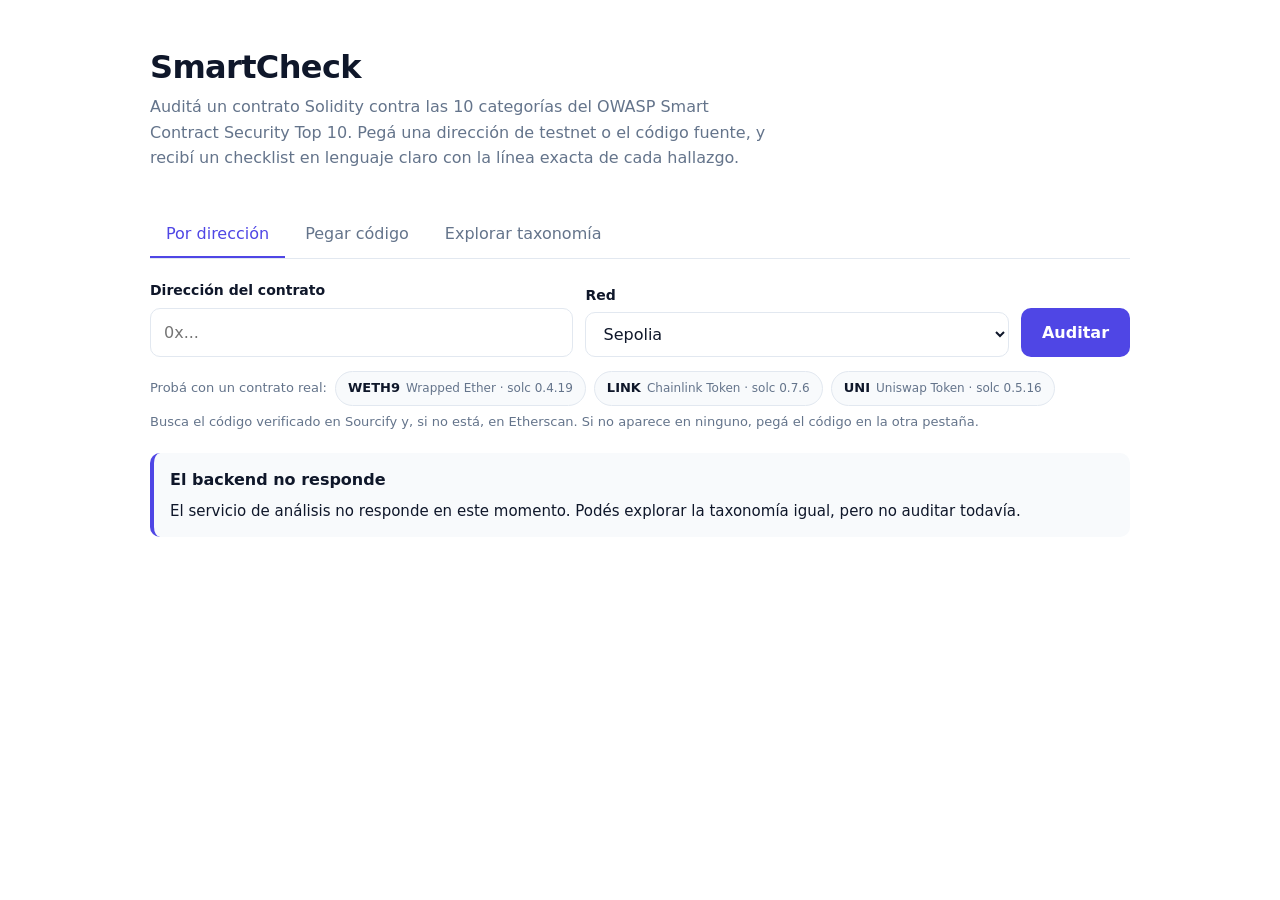
<file: index.html>
<!doctype html>
<!--
  ============================================================================
  ESTE ARCHIVO NO SE DESPLIEGA. Es solo para desarrollo local.
  ============================================================================

  Usa rutas relativas (./src/app.js) que en Webflow no resuelven a nada.
  Si lo pegas ahi, la app no carga.

  Para Webflow: pega webflow/embed.html y nada mas.

  Uso local:  python -m http.server 5173 --bind 127.0.0.1
              http://localhost:5173
  Otro backend:  http://localhost:5173/?api=http://localhost:8000
  ============================================================================
-->
<html lang="es">
  <head>
    <meta charset="utf-8" />
    <meta name="viewport" content="width=device-width, initial-scale=1" />
    <title>SmartCheck</title>

    <script>
      // En Webflow esto no hace falta: src/api.js ya trae el backend por default.
      var apiOverride = new URLSearchParams(location.search).get("api");
      if (apiOverride) window.SMARTCHECK_API = apiOverride;
    </script>

    <link rel="stylesheet" href="./src/app.css" />
    <style>
      body {
        margin: 0;
        padding: 48px 20px;
        font-family:
          system-ui, -apple-system, "Segoe UI", Roboto, Helvetica, Arial, sans-serif;
        background: #fff;
        color: #0f172a;
      }
      .page-head {
        max-width: 980px;
        margin: 0 auto 32px;
      }
      .page-head h1 {
        margin: 0 0 8px;
        font-size: 2rem;
        letter-spacing: -0.02em;
      }
      .page-head p {
        margin: 0;
        max-width: 62ch;
        color: #64748b;
        line-height: 1.6;
      }
      @media (prefers-color-scheme: dark) {
        body {
          background: #0f172a;
          color: #f1f5f9;
        }
        .page-head p {
          color: #94a3b8;
        }
      }
    </style>
  </head>
  <body>
    <div class="page-head">
      <h1>SmartCheck</h1>
      <p>
        Auditá un contrato Solidity contra las 10 categorías del OWASP Smart
        Contract Security Top 10. Pegá una dirección de testnet o el código
        fuente, y recibí un checklist en lenguaje claro con la línea exacta de
        cada hallazgo.
      </p>
    </div>

    <div id="smartcheck-app"></div>

    <script type="module">
      import { mount } from "./src/app.js";
      mount("#smartcheck-app");
    </script>
  </body>
</html>
</file>
<file: src/app.css>
/**
 * Estilos de SmartCheck.
 *
 * Todo va namespaceado bajo .sc- para no pelearse con los estilos de Webflow,
 * que inyecta su propio reset y clases globales. Las variables se declaran en
 * el contenedor, no en :root, por la misma razon.
 */

.sc-app {
  --sc-bg: #ffffff;
  --sc-surface: #f8fafc;
  --sc-border: #e2e8f0;
  --sc-text: #0f172a;
  --sc-muted: #64748b;
  --sc-accent: #4f46e5;
  --sc-ok: #16a34a;
  --sc-warning: #d97706;
  --sc-risk: #dc2626;
  --sc-na: #94a3b8;
  --sc-radius: 10px;

  box-sizing: border-box;
  max-width: 980px;
  margin: 0 auto;
  padding: 8px 0 48px;
  font-family: inherit;
  color: var(--sc-text);
  line-height: 1.6;
}

.sc-app *,
.sc-app *::before,
.sc-app *::after {
  box-sizing: border-box;
}

/* --- Reset defensivo ------------------------------------------------------
 * Webflow inyecta su propio normalize y estilos base para h1-h6, p, ul, a y
 * label. Sin neutralizarlos, la app hereda titulos gigantes, vinetas con
 * padding-left de 40px y links subrayados.
 *
 * La especificidad esta elegida a proposito: `.sc-app :where(p)` cuenta como
 * (0,1,0) — le gana a los selectores de elemento de Webflow (0,0,1) pero empata
 * con las clases de componente de abajo, que por venir despues siempre ganan.
 * Escribirlo como `.sc-app p` (0,1,1) le pisaria los estilos a `.sc-hint`, y con
 * `:where(.sc-app) :where(p)` (0,0,0) ganaria Webflow. Es el punto medio justo.
 */

.sc-app :where(h2, h3, h4) {
  margin: 0;
  font-family: inherit;
  font-weight: 600;
  font-size: 1rem;
  line-height: 1.4;
  letter-spacing: normal;
  text-transform: none;
  color: inherit;
}

.sc-app :where(p) {
  margin: 0 0 10px;
  font-size: 0.9375rem;
}

.sc-app :where(p:last-child) {
  margin-bottom: 0;
}

.sc-app :where(ul, ol) {
  margin: 0;
  padding: 0;
  list-style: none;
}

.sc-app :where(a) {
  color: var(--sc-accent);
  text-decoration: none;
}

.sc-app :where(label) {
  font-weight: 600;
}

.sc-app :where(button) {
  font-family: inherit;
  text-transform: none;
  -webkit-appearance: none;
  appearance: none;
}

.sc-app :where(input, select, textarea) {
  font-family: inherit;
  margin: 0;
  min-height: 0;
  max-width: none;
}

.sc-app :where(code, pre) {
  font-family: ui-monospace, SFMono-Regular, Menlo, Consolas, monospace;
  background: none;
  padding: 0;
  margin: 0;
  border: 0;
  white-space: normal;
  color: inherit;
}

.sc-app :where(table) {
  border-collapse: collapse;
}

@media (prefers-color-scheme: dark) {
  .sc-app:not([data-theme="light"]) {
    --sc-bg: #0f172a;
    --sc-surface: #1e293b;
    --sc-border: #334155;
    --sc-text: #f1f5f9;
    --sc-muted: #94a3b8;
    --sc-accent: #818cf8;
  }
}

/* --- Formulario ---------------------------------------------------------- */

.sc-tabs {
  display: flex;
  gap: 4px;
  margin-bottom: 20px;
  border-bottom: 1px solid var(--sc-border);
}

.sc-tab {
  padding: 10px 16px;
  border: 0;
  border-bottom: 2px solid transparent;
  background: none;
  font: inherit;
  font-weight: 500;
  color: var(--sc-muted);
  cursor: pointer;
}

.sc-tab[aria-selected="true"] {
  color: var(--sc-accent);
  border-bottom-color: var(--sc-accent);
}

.sc-panel[hidden] {
  display: none;
}

.sc-field {
  margin-bottom: 14px;
}

.sc-label {
  display: block;
  margin-bottom: 6px;
  font-size: 0.875rem;
  font-weight: 600;
}

.sc-input,
.sc-select,
.sc-textarea {
  width: 100%;
  padding: 11px 13px;
  border: 1px solid var(--sc-border);
  border-radius: var(--sc-radius);
  background: var(--sc-bg);
  color: var(--sc-text);
  font: inherit;
}

.sc-input:focus-visible,
.sc-select:focus-visible,
.sc-textarea:focus-visible,
.sc-btn:focus-visible,
.sc-tab:focus-visible,
.sc-cat-header:focus-visible {
  outline: 2px solid var(--sc-accent);
  outline-offset: 2px;
}

.sc-textarea {
  min-height: 220px;
  font-family: ui-monospace, SFMono-Regular, Menlo, Consolas, monospace;
  font-size: 0.8125rem;
  line-height: 1.5;
  resize: vertical;
}

.sc-row {
  display: flex;
  gap: 12px;
  flex-wrap: wrap;
  align-items: flex-end;
}

.sc-row > .sc-field {
  flex: 1 1 200px;
  margin-bottom: 0;
}

.sc-btn {
  padding: 11px 20px;
  border: 1px solid transparent;
  border-radius: var(--sc-radius);
  background: var(--sc-accent);
  color: #fff;
  font: inherit;
  font-weight: 600;
  cursor: pointer;
  white-space: nowrap;
}

.sc-btn:hover:not(:disabled) {
  filter: brightness(1.08);
}

.sc-btn:disabled {
  opacity: 0.55;
  cursor: not-allowed;
}

.sc-btn--ghost {
  background: transparent;
  border-color: var(--sc-border);
  color: var(--sc-text);
}

.sc-hint {
  margin: 6px 0 0;
  font-size: 0.8125rem;
  color: var(--sc-muted);
}

/* --- Ejemplos ------------------------------------------------------------ */

.sc-examples {
  display: flex;
  flex-wrap: wrap;
  align-items: center;
  gap: 8px;
  margin-top: 14px;
}

.sc-examples-label {
  font-size: 0.8125rem;
  color: var(--sc-muted);
}

.sc-chip {
  display: inline-flex;
  align-items: baseline;
  gap: 6px;
  padding: 6px 12px;
  border: 1px solid var(--sc-border);
  border-radius: 999px;
  background: var(--sc-surface);
  color: var(--sc-text);
  font: inherit;
  font-size: 0.8125rem;
  cursor: pointer;
}

.sc-chip:hover {
  border-color: var(--sc-accent);
  color: var(--sc-accent);
}

.sc-chip:focus-visible {
  outline: 2px solid var(--sc-accent);
  outline-offset: 2px;
}

.sc-chip strong {
  font-weight: 600;
}

.sc-chip-detail {
  color: var(--sc-muted);
  font-size: 0.75rem;
}

.sc-chip:hover .sc-chip-detail {
  color: inherit;
}

@media (max-width: 560px) {
  .sc-chip-detail {
    display: none;
  }
}

/* --- Estados ------------------------------------------------------------- */

.sc-alert {
  padding: 14px 16px;
  border-radius: var(--sc-radius);
  border-left: 4px solid var(--sc-risk);
  background: var(--sc-surface);
  margin: 20px 0;
}

.sc-alert--info {
  border-left-color: var(--sc-accent);
}

/* Salida del compilador: mantiene la alineacion del caret de solc, que indica
 * la columna exacta del error. Scrollea horizontal en vez de wrapear, porque
 * cortar la linea desalinea el caret y lo vuelve inutil. */
.sc-error-detail {
  margin: 10px 0 0;
  padding: 12px 14px;
  border-radius: 8px;
  background: var(--sc-bg);
  border: 1px solid var(--sc-border);
  font-family: ui-monospace, SFMono-Regular, Menlo, Consolas, monospace;
  font-size: 0.75rem;
  line-height: 1.5;
  color: var(--sc-muted);
  white-space: pre;
  overflow-x: auto;
  tab-size: 4;
}

.sc-loading {
  display: flex;
  align-items: center;
  gap: 12px;
  padding: 20px;
  border-radius: var(--sc-radius);
  background: var(--sc-surface);
  margin: 20px 0;
}

.sc-spinner {
  width: 20px;
  height: 20px;
  flex-shrink: 0;
  border: 2px solid var(--sc-border);
  border-top-color: var(--sc-accent);
  border-radius: 50%;
  animation: sc-spin 0.8s linear infinite;
}

@keyframes sc-spin {
  to {
    transform: rotate(360deg);
  }
}

@media (prefers-reduced-motion: reduce) {
  .sc-spinner {
    animation-duration: 2.5s;
  }
}

/* --- Resultado ----------------------------------------------------------- */

.sc-verdict {
  padding: 18px 20px;
  border-radius: var(--sc-radius);
  background: var(--sc-surface);
  margin-bottom: 8px;
  border-left: 5px solid var(--sc-na);
}

.sc-verdict[data-verdict="listo"] {
  border-left-color: var(--sc-ok);
}
.sc-verdict[data-verdict="revisar"] {
  border-left-color: var(--sc-warning);
}
.sc-verdict[data-verdict="no-listo"] {
  border-left-color: var(--sc-risk);
}

.sc-verdict-label {
  display: block;
  font-size: 1.125rem;
  font-weight: 700;
  text-transform: uppercase;
  letter-spacing: 0.02em;
  margin-bottom: 4px;
}

.sc-meta {
  display: flex;
  flex-wrap: wrap;
  gap: 8px 20px;
  margin: 0 0 24px;
  font-size: 0.8125rem;
  color: var(--sc-muted);
}

.sc-meta code {
  font-size: 0.8125rem;
  word-break: break-all;
}

.sc-actions {
  display: flex;
  flex-wrap: wrap;
  gap: 10px;
  margin-bottom: 28px;
}

.sc-cats {
  display: grid;
  gap: 10px;
}

.sc-cat {
  border: 1px solid var(--sc-border);
  border-radius: var(--sc-radius);
  overflow: hidden;
  background: var(--sc-bg);
}

.sc-cat-header {
  display: flex;
  align-items: center;
  gap: 12px;
  width: 100%;
  padding: 14px 16px;
  border: 0;
  border-left: 4px solid var(--sc-na);
  background: none;
  font: inherit;
  color: inherit;
  text-align: left;
  cursor: pointer;
}

.sc-cat[data-status="ok"] .sc-cat-header {
  border-left-color: var(--sc-ok);
}
.sc-cat[data-status="warning"] .sc-cat-header {
  border-left-color: var(--sc-warning);
}
.sc-cat[data-status="risk"] .sc-cat-header {
  border-left-color: var(--sc-risk);
}

.sc-cat-id {
  flex-shrink: 0;
  font-family: ui-monospace, Menlo, Consolas, monospace;
  font-size: 0.75rem;
  font-weight: 700;
  color: var(--sc-muted);
}

.sc-cat-name {
  flex: 1;
  font-weight: 600;
}

.sc-badge {
  flex-shrink: 0;
  padding: 3px 10px;
  border-radius: 999px;
  font-size: 0.75rem;
  font-weight: 600;
  background: var(--sc-surface);
  color: var(--sc-na);
}

.sc-cat[data-status="ok"] .sc-badge {
  color: var(--sc-ok);
}
.sc-cat[data-status="warning"] .sc-badge {
  color: var(--sc-warning);
}
.sc-cat[data-status="risk"] .sc-badge {
  color: var(--sc-risk);
}

.sc-chevron {
  flex-shrink: 0;
  color: var(--sc-muted);
  transition: transform 0.15s ease;
}

.sc-cat-header[aria-expanded="true"] .sc-chevron {
  transform: rotate(90deg);
}

.sc-cat-body {
  padding: 4px 16px 18px;
  border-top: 1px solid var(--sc-border);
}

.sc-cat-body[hidden] {
  display: none;
}

.sc-cat-body h4 {
  margin: 16px 0 6px;
  font-size: 0.8125rem;
  text-transform: uppercase;
  letter-spacing: 0.04em;
  color: var(--sc-muted);
}

.sc-note {
  padding: 12px 14px;
  border-radius: 8px;
  background: var(--sc-surface);
  color: var(--sc-muted);
  font-size: 0.875rem;
}

.sc-findings {
  margin: 0;
  padding: 0;
  list-style: none;
  display: grid;
  gap: 10px;
}

.sc-finding {
  padding: 12px 14px;
  border-radius: 8px;
  background: var(--sc-surface);
  font-size: 0.875rem;
}

.sc-finding-head {
  display: flex;
  flex-wrap: wrap;
  gap: 8px;
  align-items: center;
  margin-bottom: 6px;
}

.sc-finding code {
  font-size: 0.8125rem;
  font-weight: 600;
}

.sc-sev {
  padding: 1px 8px;
  border-radius: 999px;
  font-size: 0.6875rem;
  font-weight: 700;
  text-transform: uppercase;
  color: #fff;
  background: var(--sc-na);
}

.sc-sev[data-sev="high"] {
  background: var(--sc-risk);
}
.sc-sev[data-sev="medium"] {
  background: var(--sc-warning);
}
.sc-sev[data-sev="low"] {
  background: #0284c7;
}

.sc-finding-loc {
  font-size: 0.75rem;
  color: var(--sc-muted);
}

.sc-finding-desc {
  margin: 0;
  white-space: pre-wrap;
  font-family: ui-monospace, Menlo, Consolas, monospace;
  font-size: 0.75rem;
  color: var(--sc-muted);
  overflow-x: auto;
}

.sc-empty {
  margin: 0;
  color: var(--sc-muted);
  font-size: 0.875rem;
}

.sc-sr {
  position: absolute;
  width: 1px;
  height: 1px;
  padding: 0;
  margin: -1px;
  overflow: hidden;
  clip: rect(0, 0, 0, 0);
  white-space: nowrap;
  border: 0;
}

@media (max-width: 560px) {
  .sc-cat-header {
    flex-wrap: wrap;
  }
  .sc-cat-name {
    flex-basis: 100%;
    order: 3;
  }
}
</file>
